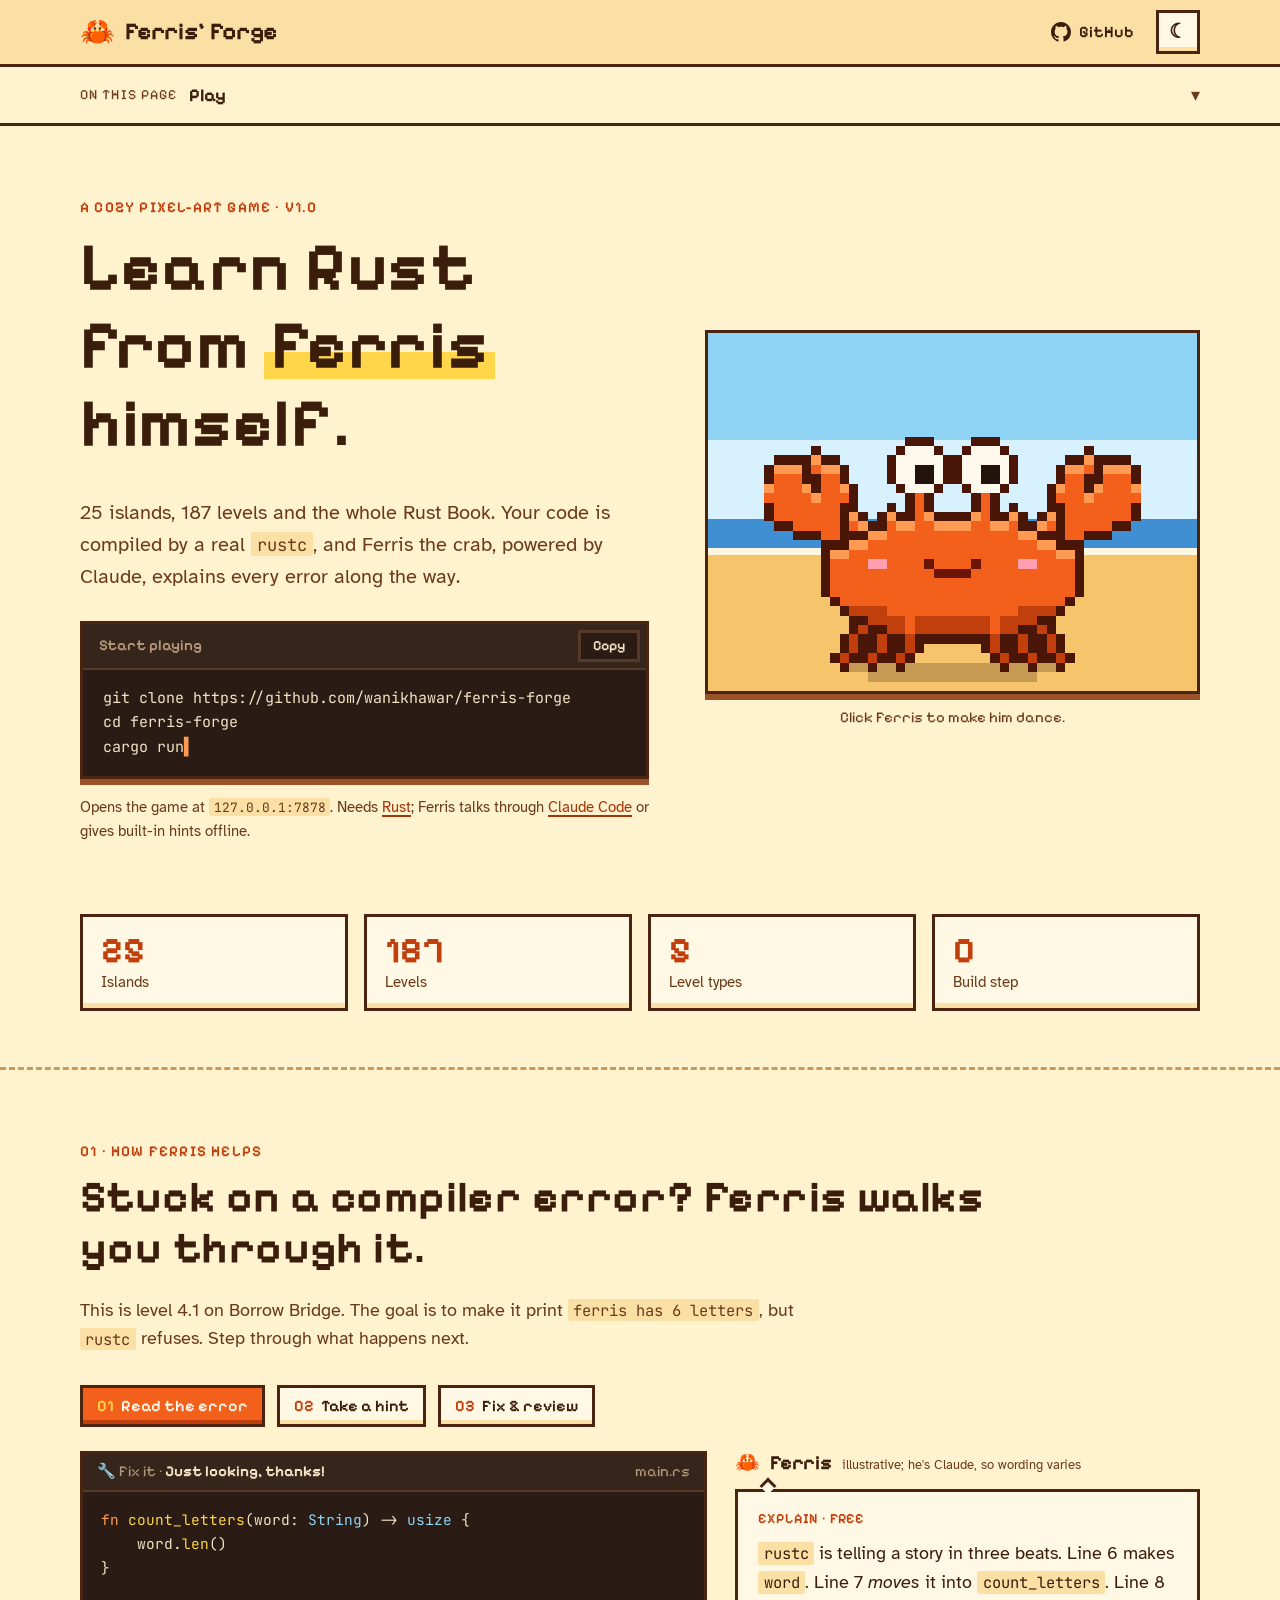
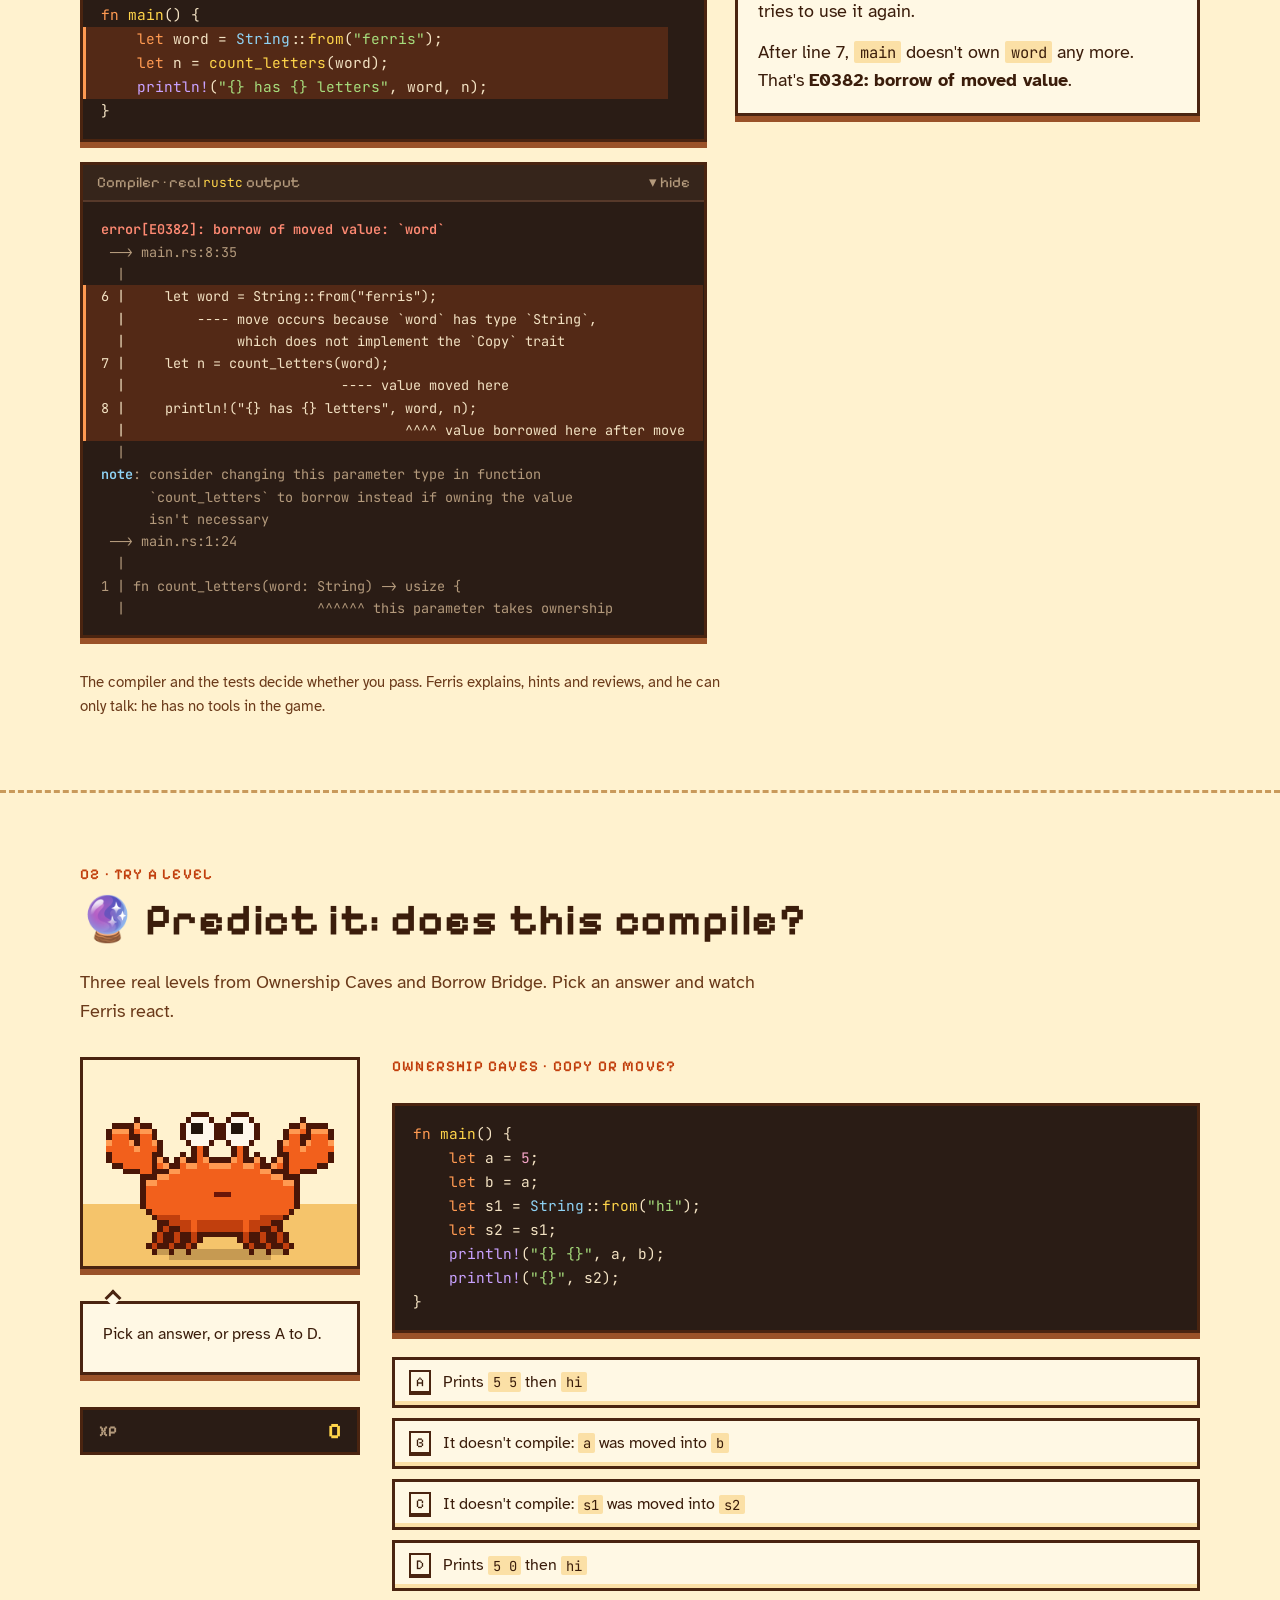
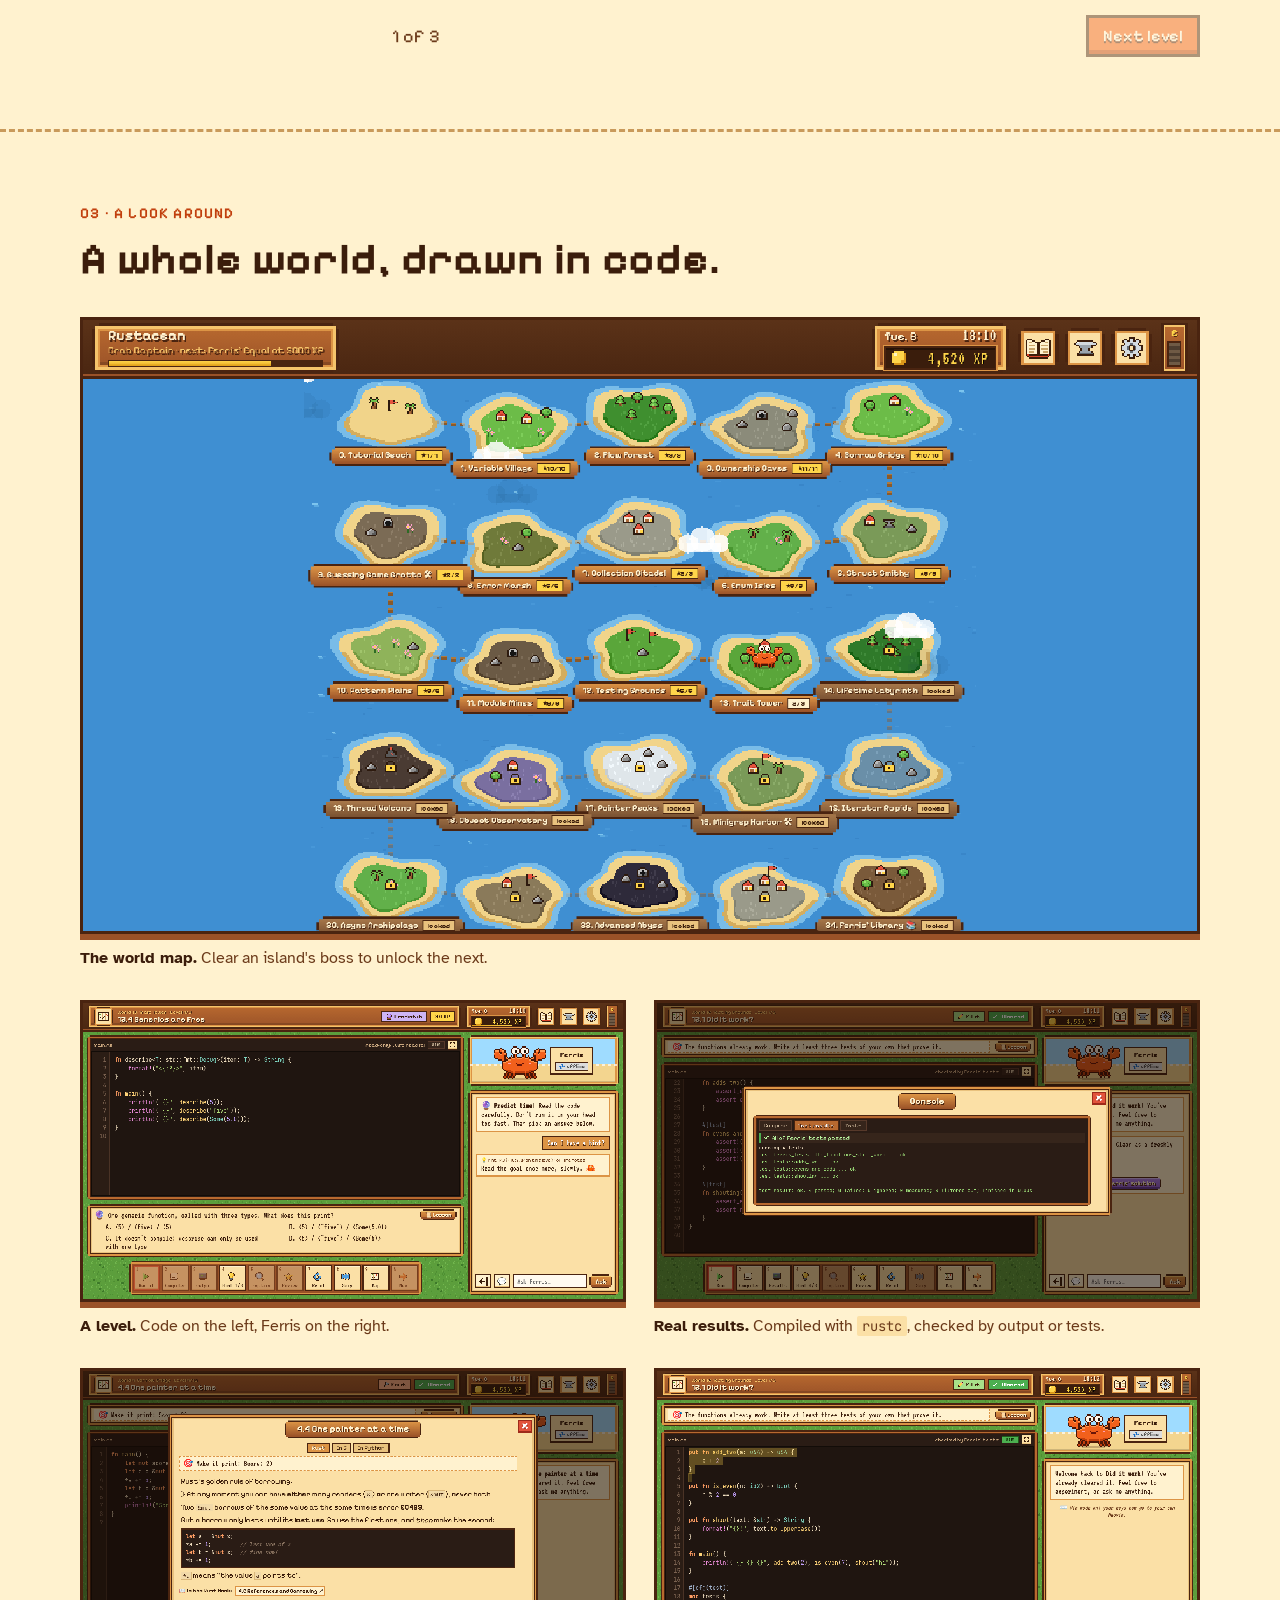
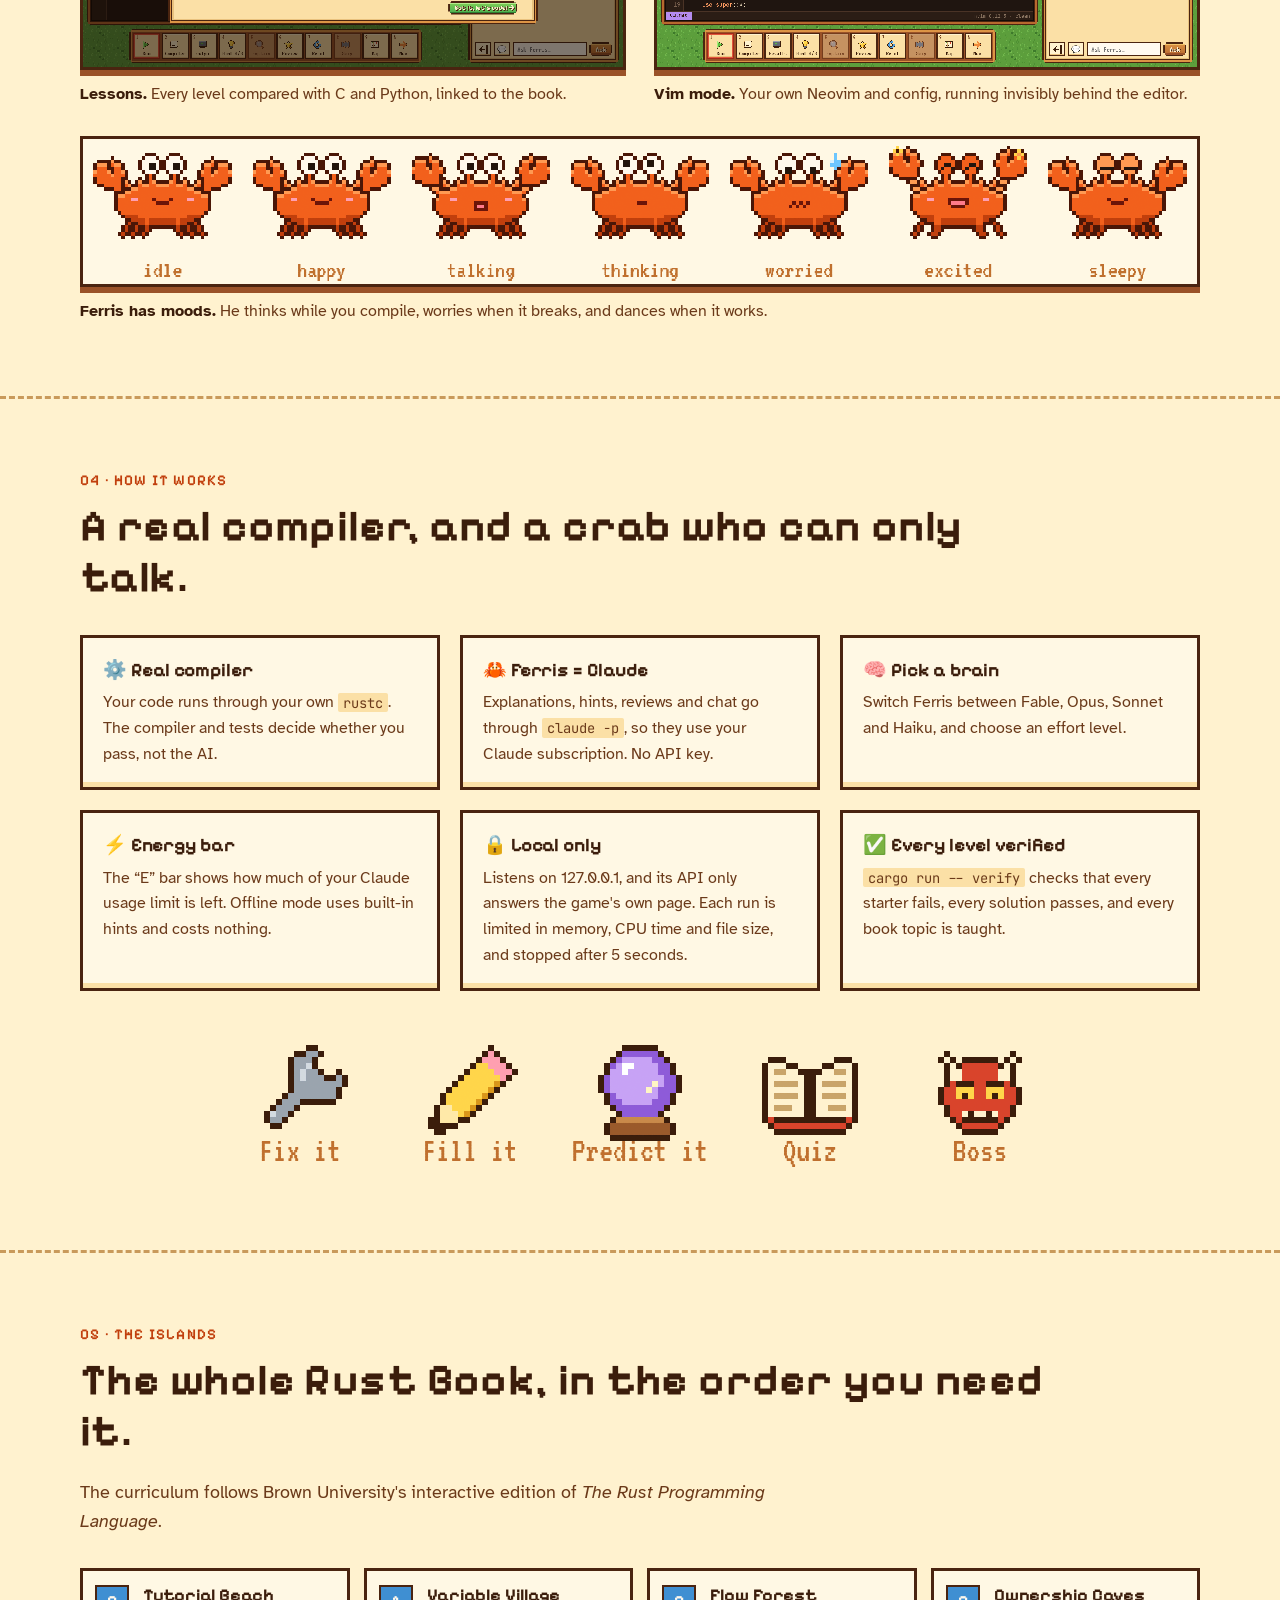
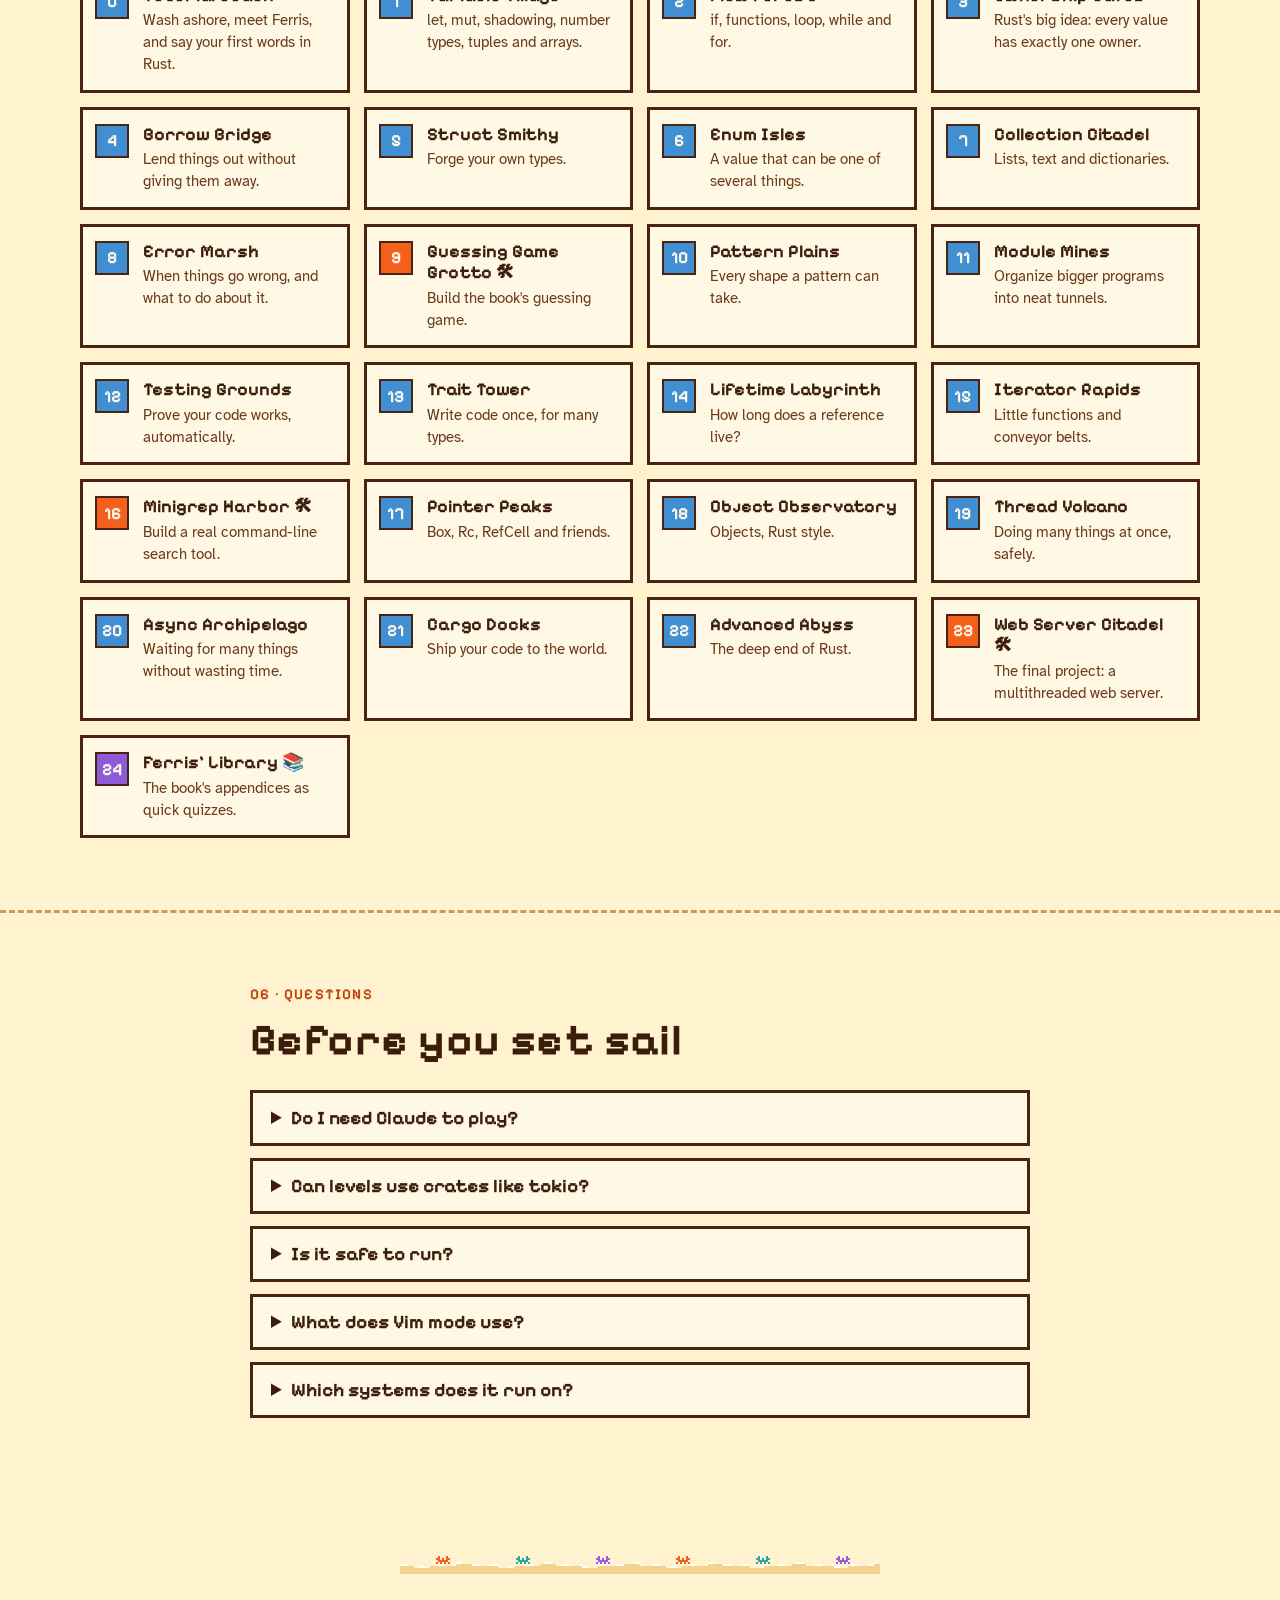
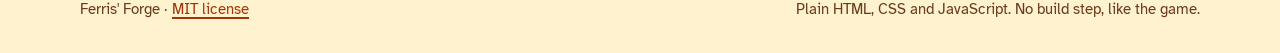
<file: site/index.html>
<!doctype html>
<html lang="en" data-theme="light">
  <head>
    <meta charset="utf-8" />
    <meta name="viewport" content="width=device-width, initial-scale=1" />
    <title>Ferris' Forge — Learn Rust on 25 Pixel Islands</title>
    <meta
      name="description"
      content="A cozy pixel-art game that teaches Rust from the ground up: 25 islands, 187 levels, the whole Rust Book, a real compiler, and Ferris the crab as your teacher, powered by Claude."
    />
    <meta name="theme-color" content="#fff2cf" />
    <meta property="og:type" content="website" />
    <meta property="og:title" content="Ferris' Forge" />
    <meta
      property="og:description"
      content="A cozy pixel-art game that teaches Rust from the ground up."
    />
    <link rel="canonical" href="https://wanikhawar.github.io/ferris-forge/" />
    <meta property="og:url" content="https://wanikhawar.github.io/ferris-forge/" />
    <meta
      property="og:image"
      content="https://wanikhawar.github.io/ferris-forge/assets/figures/banner.png"
    />
    <meta name="twitter:card" content="summary_large_image" />
    <link rel="icon" href="assets/favicon.svg" type="image/svg+xml" />
    <script src="./assets/theme.js"></script>
    <link rel="preconnect" href="https://fonts.googleapis.com" />
    <link rel="preconnect" href="https://fonts.gstatic.com" crossorigin />
    <link
      rel="stylesheet"
      href="https://fonts.googleapis.com/css2?family=Pixelify+Sans:wght@400;600;700&family=Atkinson+Hyperlegible:ital,wght@0,400;0,700;1,400&family=JetBrains+Mono:wght@400;600&display=swap"
    />
    <link rel="stylesheet" href="assets/styles.css" />
    <script src="assets/main.js" defer></script>
    <script type="module" src="assets/home.js"></script>
    <script type="module" src="assets/predict-demo.js"></script>
    <script type="application/json" id="website-messages">
      {}
    </script>
  </head>
  <body>
    <a class="skip-link" href="#main">Skip to content</a>
    <header class="site-header">
      <div class="container header-inner">
        <a class="brand" href="#play" aria-label="Ferris' Forge, home">
          <span class="brand-mark" aria-hidden="true">🦀</span>
          <span>Ferris' Forge</span>
        </a>
        <nav class="header-links" aria-label="Project">
          <a href="https://github.com/wanikhawar/ferris-forge">
            <svg viewBox="0 0 16 16" aria-hidden="true">
              <path
                d="M8 0C3.58 0 0 3.58 0 8c0 3.54 2.29 6.53 5.47 7.59.4.07.55-.17.55-.38 0-.19-.01-.82-.01-1.49-2.01.37-2.53-.49-2.69-.94-.09-.23-.48-.94-.82-1.13-.28-.15-.68-.52-.01-.53.63-.01 1.08.58 1.23.82.72 1.21 1.87.87 2.33.66.07-.52.28-.87.51-1.07-1.78-.2-3.64-.89-3.64-3.95 0-.87.31-1.59.82-2.15-.08-.2-.36-1.02.08-2.12 0 0 .67-.21 2.2.82.64-.18 1.32-.27 2-.27.68 0 1.36.09 2 .27 1.53-1.04 2.2-.82 2.2-.82.44 1.1.16 1.92.08 2.12.51.56.82 1.27.82 2.15 0 3.07-1.87 3.75-3.65 3.95.29.25.54.73.54 1.48 0 1.07-.01 1.93-.01 2.2 0 .21.15.46.55.38A8.013 8.013 0 0016 8c0-4.42-3.58-8-8-8z"
              />
            </svg>
            <span>GitHub</span>
            <span class="star-count" data-github-stars hidden></span>
          </a>
          <button
            type="button"
            class="theme-switch"
            data-theme-switch
            aria-label="Night mode"
            aria-pressed="false"
            hidden
          >
            <span class="theme-icon theme-icon-sun" aria-hidden="true">☀</span>
            <span class="theme-icon theme-icon-moon" aria-hidden="true">☾</span>
          </button>
        </nav>
      </div>
    </header>

    <details class="home-nav" data-home-nav>
      <summary>
        <span class="home-nav-heading">On this page</span>
        <span class="home-nav-current" data-home-nav-current>Play</span>
      </summary>
      <nav aria-label="On this page">
        <ol>
          <li><a href="#play">Play</a></li>
          <li><a href="#how-ferris-helps">How Ferris helps</a></li>
          <li><a href="#try-it">Try a level</a></li>
          <li><a href="#look-around">A look around</a></li>
          <li><a href="#how-it-works">How it works</a></li>
          <li><a href="#islands">The islands</a></li>
          <li><a href="#questions">Questions</a></li>
        </ol>
      </nav>
    </details>

    <main id="main">
      <section class="container hero" id="play">
        <div class="hero-copy">
          <p class="eyebrow">A cozy pixel-art game · v1.0</p>
          <h1>Learn Rust from <mark>Ferris</mark> himself.</h1>
          <p class="lede">
            25 islands, 187 levels and the whole Rust Book. Your code is
            compiled by a real <code>rustc</code>, and Ferris the crab, powered
            by Claude, explains every error along the way.
          </p>
          <div class="terminal" aria-labelledby="install-label">
            <div class="terminal-bar">
              <span id="install-label">Start playing</span>
              <button type="button" class="copy-button" data-copy="install">
                Copy
              </button>
            </div>
            <pre
              class="terminal-prompt"
            ><code id="install">git clone https://github.com/wanikhawar/ferris-forge
cd ferris-forge
cargo run</code></pre>
          </div>
          <p class="hint-line">
            Opens the game at <code>127.0.0.1:7878</code>. Needs
            <a href="https://rustup.rs">Rust</a>; Ferris talks through
            <a href="https://claude.com/claude-code">Claude Code</a> or gives
            built-in hints offline.
          </p>
          <p class="visually-hidden" id="copy-status" role="status"></p>
        </div>
        <figure class="hero-art">
          <button
            type="button"
            class="hero-ferris"
            aria-pressed="false"
            aria-describedby="hero-ferris-label"
          >
            <canvas
              data-hero-ferris
              width="416"
              height="304"
              role="img"
              aria-label="Ferris the crab, drawn with the game's own sprite code"
            ></canvas>
          </button>
          <figcaption id="hero-ferris-label" data-hero-ferris-label>
            Click Ferris to make him dance.
          </figcaption>
        </figure>
        <dl class="hero-stats">
          <div><dt>Islands</dt><dd>25</dd></div>
          <div><dt>Levels</dt><dd>187</dd></div>
          <div><dt>Level types</dt><dd>5</dd></div>
          <div><dt>Build step</dt><dd>0</dd></div>
        </dl>
      </section>

      <section class="section" id="how-ferris-helps">
        <div class="container">
          <p class="section-kicker">01 · How Ferris helps</p>
          <h2>Stuck on a compiler error? Ferris walks you through it.</h2>
          <p class="section-lede">
            This is level 4.1 on Borrow Bridge. The goal is to make it print
            <code>ferris has 6 letters</code>, but <code>rustc</code> refuses.
            Step through what happens next.
          </p>

          <figure class="step-comparison" data-step-comparison>
            <div
              class="step-selector"
              role="group"
              aria-label="Follow Ferris through the level"
            >
              <button
                type="button"
                data-select-step="1"
                aria-pressed="true"
                aria-controls="level-code compiler-output ferris-notes"
              >
                <span>01</span> Read the error
              </button>
              <button
                type="button"
                data-select-step="2"
                aria-pressed="false"
                aria-controls="level-code compiler-output ferris-notes"
              >
                <span>02</span> Take a hint
              </button>
              <button
                type="button"
                data-select-step="3"
                aria-pressed="false"
                aria-controls="level-code compiler-output ferris-notes"
              >
                <span>03</span> Fix &amp; review
              </button>
            </div>

            <div class="step-grid">
              <div class="step-code">
                <div class="code-block">
                  <div class="code-header">
                    <span>🔧 Fix it · <strong>Just looking, thanks!</strong></span>
                    <span>main.rs</span>
                  </div>
                  <pre><code id="level-code"><span class="code-step" data-step="2 3"><span class="tok-kw">fn</span> <span class="tok-fn">count_letters</span>(word: <span class="tok-ty">String</span>) -&gt; <span class="tok-ty">usize</span> {</span>
    word.<span class="tok-fn">len</span>()
}

<span class="tok-kw">fn</span> <span class="tok-fn">main</span>() {
<span class="code-step" data-step="1">    <span class="tok-kw">let</span> word = <span class="tok-ty">String</span>::<span class="tok-fn">from</span>(<span class="tok-str">"ferris"</span>);</span>
<span class="code-step" data-step="1 2 3">    <span class="tok-kw">let</span> n = <span class="tok-fn">count_letters</span>(word);</span>
<span class="code-step" data-step="1">    <span class="tok-mac">println!</span>(<span class="tok-str">"{} has {} letters"</span>, word, n);</span>
}</code></pre>
                </div>
                <details class="code-block compiler-output" data-compiler-output open>
                  <summary class="code-header">
                    <span>Compiler · real <code>rustc</code> output</span>
                    <span class="disclosure" aria-hidden="true"></span>
                  </summary>
                  <pre><code id="compiler-output"><span class="out-error">error[E0382]: borrow of moved value: `word`</span>
 --&gt; main.rs:8:35
  |
<span class="code-step" data-step="1">6 |     let word = String::from("ferris");
  |         ---- move occurs because `word` has type `String`,
  |              which does not implement the `Copy` trait
7 |     let n = count_letters(word);
  |                           ---- value moved here
8 |     println!("{} has {} letters", word, n);
  |                                   ^^^^ value borrowed here after move</span>
  |
<span class="code-step" data-step="2"><span class="out-note">note</span>: consider changing this parameter type in function
      `count_letters` to borrow instead if owning the value
      isn't necessary
 --&gt; main.rs:1:24
  |
1 | fn count_letters(word: String) -&gt; usize {
  |                        ^^^^^^ this parameter takes ownership</span></code></pre>
                </details>
              </div>

              <aside
                class="ferris-notes"
                id="ferris-notes"
                aria-label="Illustrative replies from Ferris"
              >
                <p class="notes-label">
                  <span aria-hidden="true">🦀</span> Ferris
                  <span class="notes-disclaimer">illustrative; he's Claude, so wording varies</span>
                </p>
                <div class="speech" data-step-note="1">
                  <p class="speech-action">Explain · free</p>
                  <p>
                    <code>rustc</code> is telling a story in three beats. Line
                    6 makes <code>word</code>. Line 7 <em>moves</em> it into
                    <code>count_letters</code>. Line 8 tries to use it again.
                  </p>
                  <p>
                    After line 7, <code>main</code> doesn't own
                    <code>word</code> any more. That's
                    <strong>E0382: borrow of moved value</strong>.
                  </p>
                </div>
                <div class="speech" data-step-note="2" hidden>
                  <p class="speech-action">Hint 1 of 3 · −10% XP</p>
                  <p>
                    The function takes ownership of the word, so
                    <code>main</code> can't print it afterwards. Could the
                    function just <strong>borrow</strong> it?
                  </p>
                  <p class="speech-aside">
                    The compiler's own note points at the same spot: the
                    parameter type.
                  </p>
                </div>
                <div class="speech" data-step-note="3" hidden>
                  <p class="speech-action">Run · Review</p>
                  <pre class="diff"><code><span class="diff-del">- fn count_letters(word: String) -&gt; usize {</span>
<span class="diff-add">+ fn count_letters(word: &amp;String) -&gt; usize {</span>
<span class="diff-del">-     let n = count_letters(word);</span>
<span class="diff-add">+     let n = count_letters(&amp;word);</span></code></pre>
                  <p class="console-pass">✔ ferris has 6 letters · +40 XP</p>
                  <p>
                    It passes! One idiomatic tweak: take <code>&amp;str</code>
                    instead of <code>&amp;String</code>, so string literals
                    work too. Code that's already idiomatic earns
                    <strong>+15 bonus XP</strong>.
                  </p>
                </div>
              </aside>
            </div>
            <figcaption>
              The compiler and the tests decide whether you pass. Ferris
              explains, hints and reviews, and he can only talk: he has no
              tools in the game.
            </figcaption>
          </figure>
        </div>
      </section>

      <section class="section" id="try-it">
        <div class="container">
          <p class="section-kicker">02 · Try a level</p>
          <h2>🔮 Predict it: does this compile?</h2>
          <p class="section-lede">
            Three real levels from Ownership Caves and Borrow Bridge. Pick an
            answer and watch Ferris react.
          </p>

          <div class="predict-demo" data-predict-demo>
            <div class="predict-stage" hidden>
              <canvas
                data-predict-ferris
                role="img"
                aria-label="Ferris reacting to your answer"
              ></canvas>
              <p class="speech predict-status" data-predict-status role="status"></p>
              <p class="predict-xp">
                <span>XP</span>
                <output data-predict-xp>0</output>
              </p>
            </div>

            <div class="predict-questions">
              <article class="predict-question" data-predict-question data-answer="0">
                <p class="level-tag">Ownership Caves · Copy or move?</p>
                <div class="code-block">
                  <pre><code><span class="tok-kw">fn</span> <span class="tok-fn">main</span>() {
    <span class="tok-kw">let</span> a = <span class="tok-num">5</span>;
    <span class="tok-kw">let</span> b = a;
    <span class="tok-kw">let</span> s1 = <span class="tok-ty">String</span>::<span class="tok-fn">from</span>(<span class="tok-str">"hi"</span>);
    <span class="tok-kw">let</span> s2 = s1;
    <span class="tok-mac">println!</span>(<span class="tok-str">"{} {}"</span>, a, b);
    <span class="tok-mac">println!</span>(<span class="tok-str">"{}"</span>, s2);
}</code></pre>
                </div>
                <ol class="predict-choices">
                  <li><button type="button" data-choice="0"><kbd>A</kbd> <span>Prints <code>5 5</code> then <code>hi</code></span></button></li>
                  <li><button type="button" data-choice="1"><kbd>B</kbd> <span>It doesn't compile: <code>a</code> was moved into <code>b</code></span></button></li>
                  <li><button type="button" data-choice="2"><kbd>C</kbd> <span>It doesn't compile: <code>s1</code> was moved into <code>s2</code></span></button></li>
                  <li><button type="button" data-choice="3"><kbd>D</kbd> <span>Prints <code>5 0</code> then <code>hi</code></span></button></li>
                </ol>
                <details class="predict-answer" data-predict-answer>
                  <summary>Answer: A</summary>
                  <p>
                    <code>i32</code> is <code>Copy</code>, so <code>a</code> and
                    <code>b</code> both hold 5. <code>s1</code> <em>was</em>
                    moved into <code>s2</code>, but <code>s1</code> is never
                    used again, so there's no error. Moving isn't a problem by
                    itself; only using the old name afterwards is.
                  </p>
                </details>
              </article>

              <article class="predict-question" data-predict-question data-answer="2">
                <p class="level-tag">Ownership Caves · Scope</p>
                <div class="code-block">
                  <pre><code><span class="tok-kw">fn</span> <span class="tok-fn">main</span>() {
    <span class="tok-kw">let</span> outer = <span class="tok-ty">String</span>::<span class="tok-fn">from</span>(<span class="tok-str">"outer"</span>);
    {
        <span class="tok-kw">let</span> inner = <span class="tok-ty">String</span>::<span class="tok-fn">from</span>(<span class="tok-str">"inner"</span>);
        <span class="tok-mac">println!</span>(<span class="tok-str">"{} {}"</span>, outer, inner);
    }
    <span class="tok-mac">println!</span>(<span class="tok-str">"{} {}"</span>, outer, inner);
}</code></pre>
                </div>
                <ol class="predict-choices">
                  <li><button type="button" data-choice="0"><kbd>A</kbd> <span>Prints <code>outer inner</code> twice</span></button></li>
                  <li><button type="button" data-choice="1"><kbd>B</kbd> <span>Prints <code>outer inner</code> then <code>outer</code></span></button></li>
                  <li><button type="button" data-choice="2"><kbd>C</kbd> <span>It doesn't compile: <code>inner</code> doesn't exist on the last line</span></button></li>
                  <li><button type="button" data-choice="3"><kbd>D</kbd> <span>It panics at runtime: <code>inner</code> was already freed</span></button></li>
                </ol>
                <details class="predict-answer" data-predict-answer>
                  <summary>Answer: C</summary>
                  <p>
                    <code>inner</code> only exists inside the inner
                    <code>{ }</code>. At the <code>}</code> it is dropped and
                    its name is gone, so the last line is error E0425. Rust
                    catches this at compile time, so it can never become a
                    use-after-free at runtime.
                  </p>
                </details>
              </article>

              <article class="predict-question" data-predict-question data-answer="1">
                <p class="level-tag">Borrow Bridge · The three keys: Read, Write, Own</p>
                <div class="code-block">
                  <pre><code><span class="tok-kw">fn</span> <span class="tok-fn">main</span>() {
    <span class="tok-kw">let mut</span> v = <span class="tok-mac">vec!</span>[<span class="tok-num">1</span>, <span class="tok-num">2</span>, <span class="tok-num">3</span>];
    <span class="tok-kw">let</span> first = &amp;v[<span class="tok-num">0</span>];
    v.<span class="tok-fn">push</span>(<span class="tok-num">4</span>);
    <span class="tok-mac">println!</span>(<span class="tok-str">"{}"</span>, first);
}</code></pre>
                </div>
                <ol class="predict-choices">
                  <li><button type="button" data-choice="0"><kbd>A</kbd> <span>Prints <code>1</code></span></button></li>
                  <li><button type="button" data-choice="1"><kbd>B</kbd> <span>It doesn't compile: <code>v</code> can't change while <code>first</code> borrows it</span></button></li>
                  <li><button type="button" data-choice="2"><kbd>C</kbd> <span>It crashes: <code>first</code> points to freed memory</span></button></li>
                  <li><button type="button" data-choice="3"><kbd>D</kbd> <span>Prints <code>4</code></span></button></li>
                </ol>
                <details class="predict-answer" data-predict-answer>
                  <summary>Answer: B</summary>
                  <p>
                    <code>first</code> borrows from <code>v</code>, so
                    <code>v</code> loses its Write permission until
                    <code>first</code>'s last use on line 5.
                    <code>v.push(4)</code> needs Write, so it's error E0502.
                    Pushing could reallocate the vector and leave
                    <code>first</code> dangling, which is exactly the bug Rust
                    prevents.
                  </p>
                </details>
              </article>

              <div class="predict-controls" hidden>
                <span data-predict-progress></span>
                <button type="button" class="button" data-predict-next disabled>
                  Next level
                </button>
              </div>
            </div>
          </div>
        </div>
      </section>

      <section class="section" id="look-around">
        <div class="container">
          <p class="section-kicker">03 · A look around</p>
          <h2>A whole world, drawn in code.</h2>
          <div class="gallery">
            <figure class="shot shot-wide">
              <img src="assets/figures/map.png" width="1432" height="786" loading="lazy" alt="The world map: 25 islands, one for each part of the Rust Book" />
              <figcaption><strong>The world map.</strong> Clear an island's boss to unlock the next.</figcaption>
            </figure>
            <figure class="shot">
              <img src="assets/figures/level.png" width="1432" height="786" loading="lazy" alt="A level: code on the left, Ferris and his hints on the right" />
              <figcaption><strong>A level.</strong> Code on the left, Ferris on the right.</figcaption>
            </figure>
            <figure class="shot">
              <img src="assets/figures/console.png" width="1432" height="786" loading="lazy" alt="The console showing that all of Ferris' tests passed" />
              <figcaption><strong>Real results.</strong> Compiled with <code>rustc</code>, checked by output or tests.</figcaption>
            </figure>
            <figure class="shot">
              <img src="assets/figures/lesson.png" width="1432" height="786" loading="lazy" alt="A lesson popup with Rust, In C and In Python tabs" />
              <figcaption><strong>Lessons.</strong> Every level compared with C and Python, linked to the book.</figcaption>
            </figure>
            <figure class="shot">
              <img src="assets/figures/vim.png" width="1432" height="786" loading="lazy" alt="The editor in Vim mode, with lines selected in visual-line mode" />
              <figcaption><strong>Vim mode.</strong> Your own Neovim and config, running invisibly behind the editor.</figcaption>
            </figure>
            <figure class="shot shot-wide">
              <img src="assets/figures/moods.png" width="1288" height="168" loading="lazy" alt="Ferris in seven moods: idle, happy, talking, thinking, worried, excited and sleepy" />
              <figcaption><strong>Ferris has moods.</strong> He thinks while you compile, worries when it breaks, and dances when it works.</figcaption>
            </figure>
          </div>
        </div>
      </section>

      <section class="section" id="how-it-works">
        <div class="container">
          <p class="section-kicker">04 · How it works</p>
          <h2>A real compiler, and a crab who can only talk.</h2>
          <dl class="feature-list">
            <div>
              <dt>⚙️ Real compiler</dt>
              <dd>Your code runs through your own <code>rustc</code>. The compiler and tests decide whether you pass, not the AI.</dd>
            </div>
            <div>
              <dt>🦀 Ferris = Claude</dt>
              <dd>Explanations, hints, reviews and chat go through <code>claude -p</code>, so they use your Claude subscription. No API key.</dd>
            </div>
            <div>
              <dt>🧠 Pick a brain</dt>
              <dd>Switch Ferris between Fable, Opus, Sonnet and Haiku, and choose an effort level.</dd>
            </div>
            <div>
              <dt>⚡ Energy bar</dt>
              <dd>The “E” bar shows how much of your Claude usage limit is left. Offline mode uses built-in hints and costs nothing.</dd>
            </div>
            <div>
              <dt>🔒 Local only</dt>
              <dd>Listens on 127.0.0.1, and its API only answers the game's own page. Each run is limited in memory, CPU time and file size, and stopped after 5 seconds.</dd>
            </div>
            <div>
              <dt>✅ Every level verified</dt>
              <dd><code>cargo run -- verify</code> checks that every starter fails, every solution passes, and every book topic is taught.</dd>
            </div>
          </dl>
          <figure class="kinds">
            <img src="assets/figures/kinds.png" width="850" height="130" loading="lazy" alt="The five level types: Fix it, Fill it, Predict it, Quiz and Boss" />
          </figure>
        </div>
      </section>

      <section class="section" id="islands">
        <div class="container">
          <p class="section-kicker">05 · The islands</p>
          <h2>The whole Rust Book, in the order you need it.</h2>
          <p class="section-lede">
            The curriculum follows Brown University's interactive edition of
            <cite>The Rust Programming Language</cite>.
          </p>
          <ol class="island-list" start="0">
            <li><strong>Tutorial Beach</strong><span>Wash ashore, meet Ferris, and say your first words in Rust.</span></li>
            <li><strong>Variable Village</strong><span>let, mut, shadowing, number types, tuples and arrays.</span></li>
            <li><strong>Flow Forest</strong><span>if, functions, loop, while and for.</span></li>
            <li><strong>Ownership Caves</strong><span>Rust's big idea: every value has exactly one owner.</span></li>
            <li><strong>Borrow Bridge</strong><span>Lend things out without giving them away.</span></li>
            <li><strong>Struct Smithy</strong><span>Forge your own types.</span></li>
            <li><strong>Enum Isles</strong><span>A value that can be one of several things.</span></li>
            <li><strong>Collection Citadel</strong><span>Lists, text and dictionaries.</span></li>
            <li><strong>Error Marsh</strong><span>When things go wrong, and what to do about it.</span></li>
            <li class="is-project"><strong>Guessing Game Grotto</strong><span>Build the book's guessing game.</span></li>
            <li><strong>Pattern Plains</strong><span>Every shape a pattern can take.</span></li>
            <li><strong>Module Mines</strong><span>Organize bigger programs into neat tunnels.</span></li>
            <li><strong>Testing Grounds</strong><span>Prove your code works, automatically.</span></li>
            <li><strong>Trait Tower</strong><span>Write code once, for many types.</span></li>
            <li><strong>Lifetime Labyrinth</strong><span>How long does a reference live?</span></li>
            <li><strong>Iterator Rapids</strong><span>Little functions and conveyor belts.</span></li>
            <li class="is-project"><strong>Minigrep Harbor</strong><span>Build a real command-line search tool.</span></li>
            <li><strong>Pointer Peaks</strong><span>Box, Rc, RefCell and friends.</span></li>
            <li><strong>Object Observatory</strong><span>Objects, Rust style.</span></li>
            <li><strong>Thread Volcano</strong><span>Doing many things at once, safely.</span></li>
            <li><strong>Async Archipelago</strong><span>Waiting for many things without wasting time.</span></li>
            <li><strong>Cargo Docks</strong><span>Ship your code to the world.</span></li>
            <li><strong>Advanced Abyss</strong><span>The deep end of Rust.</span></li>
            <li class="is-project"><strong>Web Server Citadel</strong><span>The final project: a multithreaded web server.</span></li>
            <li class="is-bonus"><strong>Ferris' Library</strong><span>The book's appendices as quick quizzes.</span></li>
          </ol>
        </div>
      </section>

      <section class="section" id="questions">
        <div class="container narrow">
          <p class="section-kicker">06 · Questions</p>
          <h2>Before you set sail</h2>
          <div class="faq">
            <details>
              <summary>Do I need Claude to play?</summary>
              <p>No. Without Claude Code, switch Ferris to offline mode in Settings and he gives built-in hints. Every level is still compiled and checked the same way.</p>
            </details>
            <details>
              <summary>Can levels use crates like tokio?</summary>
              <p>Levels are compiled with plain <code>rustc</code>, so no. Async Archipelago comes with <code>runtime.rs</code>, a tiny async runtime built from the standard library that stands in for tokio.</p>
            </details>
            <details>
              <summary>Is it safe to run?</summary>
              <p>It runs the code you write as you, like <code>cargo run</code> would. The game only listens on 127.0.0.1, its API needs a per-install key, and on Linux each program runs in its own process namespace.</p>
            </details>
            <details>
              <summary>What does Vim mode use?</summary>
              <p>Your own Neovim, through <code>nvim --embed</code>, with your config by default. It never writes files; the game saves your code itself.</p>
            </details>
            <details>
              <summary>Which systems does it run on?</summary>
              <p>It's developed and tested on Linux.</p>
            </details>
          </div>
        </div>
      </section>
    </main>

    <footer class="site-footer">
      <img src="assets/figures/divider.png" width="480" height="36" alt="" loading="lazy" />
      <div class="container footer-inner">
        <p>Ferris' Forge · <a href="https://github.com/wanikhawar/ferris-forge/blob/master/LICENSE">MIT license</a></p>
        <p>Plain HTML, CSS and JavaScript. No build step, like the game.</p>
      </div>
    </footer>
    <noscript>
      <p class="noscript">The answers to the levels are under each question. Turn on JavaScript to play with Ferris.</p>
    </noscript>
  </body>
</html>
</file>
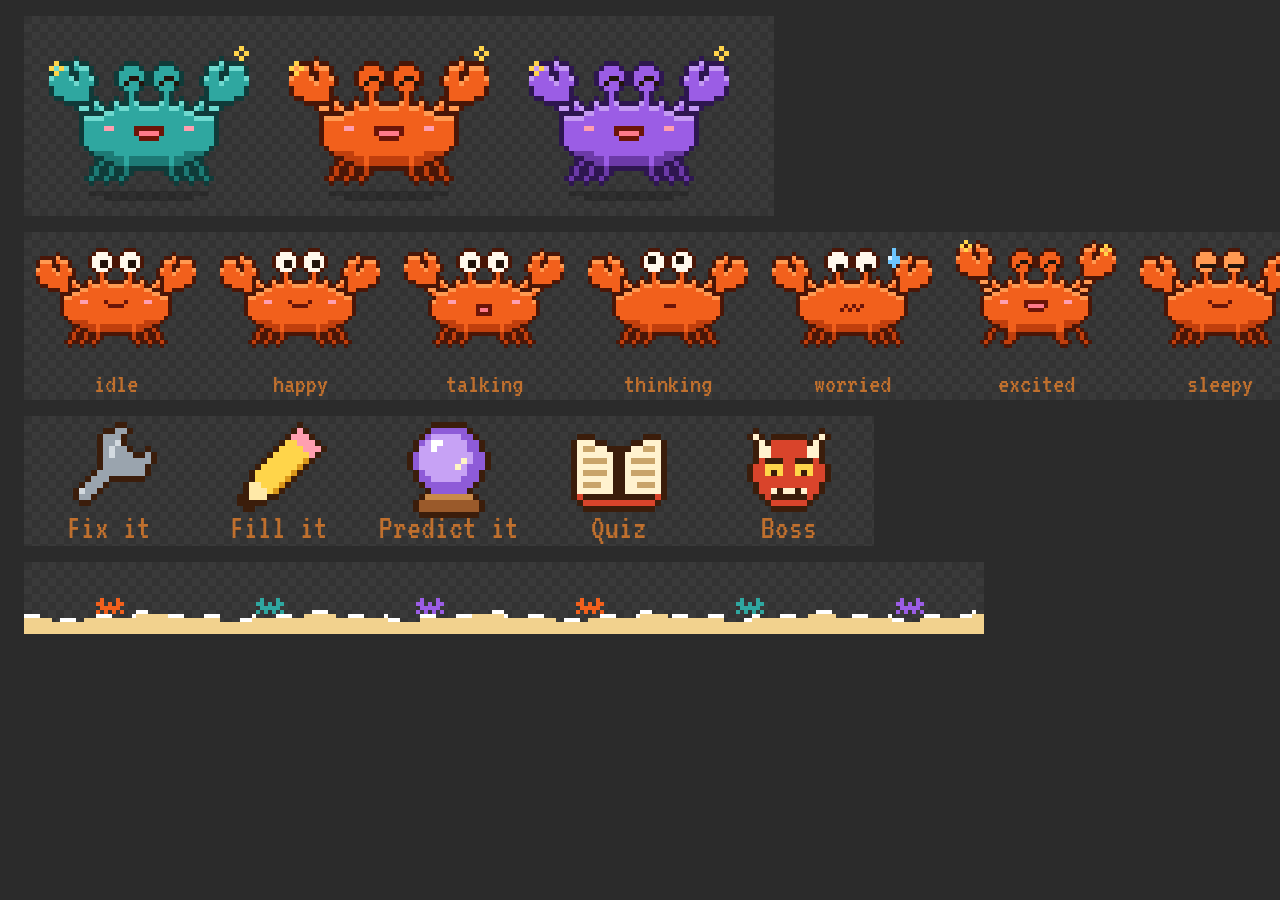
<file: docs/art/make-art.html>
<!doctype html>
<!--
  Artwork for the README, drawn with the game's own sprite code.
  Serve the repository root (e.g. `python3 -m http.server`) and open /docs/art/make-art.html;
  each picture is a canvas, and window.art() returns them as PNG data URLs.
-->
<html lang="en">
<head>
  <meta charset="utf-8">
  <title>Ferris' Forge artwork</title>
  <link href="https://fonts.googleapis.com/css2?family=Pixelify+Sans:wght@700&family=VT323&display=swap" rel="stylesheet">
  <style>
    body { background: #2b2b2b; color: #eee; font-family: sans-serif; }
    canvas { display: block; margin: 16px; image-rendering: pixelated; background: repeating-conic-gradient(#3a3a3a 0 25%, #333 0 50%) 0 0 / 16px 16px; }
  </style>
</head>
<body>
  <canvas id="crew"></canvas>
  <canvas id="moods"></canvas>
  <canvas id="kinds"></canvas>
  <canvas id="divider"></canvas>
  <script type="module">
    import { ferrisGrid, drawGrid, crabPalette, danceStep } from "../../web/js/sprites.js";
    import { pixelIcon } from "../../web/js/icons.js";

    const S = 5; // pixels per sprite cell
    const teal = crabPalette("#2fa7a0", "#6fd9cf", "#1d7a75", "#0f3b39");
    const purple = crabPalette("#9b5de5", "#c49af2", "#6c3aa8", "#2e1650");

    function shadow(ctx, x, y, w) {
      ctx.fillStyle = "rgba(0, 0, 0, .18)";
      ctx.fillRect(x + 8 * S, y + 29 * S, (w - 16) * S, S);
      ctx.fillRect(x + 11 * S, y + 30 * S, (w - 22) * S, S);
    }

    function crab(ctx, x, y, frame, palette, scale = S) {
      const step = danceStep(frame);
      let g = ferrisGrid({ mood: step.mood, frame, mouthOpen: frame % 2 === 0 });
      if (step.flip) g = g.map(r => r.slice().reverse());
      drawGrid(ctx, g, x / scale + step.dx * 0.5, y / scale + step.hop, scale, palette);
    }

    // Ferris and his two friends, mid-dance.
    {
      const c = document.getElementById("crew");
      c.width = 150 * S; c.height = 40 * S;
      const ctx = c.getContext("2d");
      // Frames where everyone has both feet on the sand (no hop), claws up.
      for (const [i, pal, frame] of [[0, teal, 16], [1, undefined, 20], [2, purple, 16]]) {
        const x = (5 + i * 48) * S, y = 6 * S;
        shadow(ctx, x, y, 40);
        crab(ctx, x, y, frame, pal);
      }
    }

    // The five kinds of level, as their pixel icons.
    async function kinds() {
      const list = [["fix", "Fix it"], ["fill", "Fill it"], ["predict", "Predict it"], ["quiz", "Quiz"], ["boss", "Boss"]];
      const c = document.getElementById("kinds");
      const cell = 170;
      c.width = list.length * cell; c.height = 130;
      const ctx = c.getContext("2d");
      ctx.imageSmoothingEnabled = false;
      for (const [i, [kind, label]] of list.entries()) {
        const svg = pixelIcon(kind, 6).replace("<svg ", '<svg xmlns="http://www.w3.org/2000/svg" ');
        const img = new Image();
        img.src = "data:image/svg+xml;charset=utf-8," + encodeURIComponent(svg);
        await img.decode();
        ctx.drawImage(img, i * cell + (cell - img.width) / 2, 6);
        ctx.fillStyle = "#c0702e";
        ctx.font = "34px VT323";
        ctx.textAlign = "center";
        ctx.fillText(label, i * cell + cell / 2, 122);
      }
    }

    // A thin divider: a row of little crabs walking along a strip of sand.
    {
      const c = document.getElementById("divider");
      const W = 240, H = 18, P = 4;
      c.width = W * P; c.height = H * P;
      const ctx = c.getContext("2d");
      for (let x = 0; x < W; x++) {
        const y = 14 + Math.round(Math.sin(x * 0.15) * 0.6);
        ctx.fillStyle = "#f2d28e"; ctx.fillRect(x * P, y * P, P, (H - y) * P);
        ctx.fillStyle = "#ffffff"; if (x % 9 < 4) ctx.fillRect(x * P, (y - 1) * P, P, P);
      }
      const tiny = [".r...r.", "rr.r.rr", ".rrrrr.", "r.r.r.r"];
      for (let i = 0; i < 6; i++) {
        const x0 = 18 + i * 40, y0 = 9;
        tiny.forEach((row, j) => [...row].forEach((ch, k) => {
          if (ch !== "r") return;
          ctx.fillStyle = i % 3 === 1 ? "#2fa7a0" : i % 3 === 2 ? "#9b5de5" : "#f2601c";
          ctx.fillRect((x0 + k) * P, (y0 + j) * P, P, P);
        }));
      }
    }

    window.artReady = (async () => {
      // Canvas text only uses a web font once it has loaded, so load it first.
      await Promise.all([document.fonts.load('28px VT323'), document.fonts.load('34px VT323')]);
      // Ferris' moods, labelled in the pixel font (so wait for it to load).
      const moods = document.getElementById("moods");
      moods.width = 7 * 46 * 4; moods.height = 42 * 4;
      {
        const list = ["idle", "happy", "talking", "thinking", "worried", "excited", "sleepy"];
        const ctx = moods.getContext("2d");
        list.forEach((mood, i) => {
          drawGrid(ctx, ferrisGrid({ mood, frame: 1, mouthOpen: true }), i * 46 + 3, 1, 4);
          ctx.fillStyle = "#c0702e";
          ctx.font = "28px VT323";
          ctx.textAlign = "center";
          ctx.fillText(mood, (i * 46 + 23) * 4, 40 * 4);
        });
      }
      await kinds();
      return true;
    })();

    window.art = () => Object.fromEntries([...document.querySelectorAll("canvas")].map(c => [c.id, c.toDataURL("image/png")]));
  </script>
</body>
</html>
</file>
<file: site/assets/styles.css>
/* Ferris' Forge website: the game's wood-and-parchment palette, as a page. */

:root {
  --font-pixel: "Pixelify Sans", "VT323", ui-monospace, monospace;
  --font-body: "Atkinson Hyperlegible", system-ui, sans-serif;
  --font-code: "JetBrains Mono", ui-monospace, "Cascadia Code", Menlo,
    monospace;

  /* Ferris' own colors, from sprites.js. */
  --ferris: #f2601c;
  --ferris-hi: #ff9a52;
  --ferris-shadow: #c13f0d;
  --ferris-outline: #4a1607;

  /* The code panels are dark wood in both themes, like the game's editor. */
  --code-bg: #2a1c15;
  --code-bar: #36251b;
  --code-line: #57392a;
  --code-text: #f3e2c3;
  --code-dim: #b49a7c;
  --tok-kw: #ff9a52;
  --tok-fn: #ffd54a;
  --tok-ty: #8fd3f5;
  --tok-str: #a6dc7c;
  --tok-num: #f5a6c8;
  --tok-mac: #c9a2ff;

  --good: #4caf50;
  --good-dark: #2e7d32;
  --bad: #e2533b;
  --bad-dark: #9e2b1a;
  --gold: #ffd54a;

  --step: 3px;
  --radius: 0;
  --container: 1120px;
  --nav-h: 56px;
}

:root[data-theme="light"] {
  color-scheme: light;
  --bg: #fff2cf;
  --bg-deep: #fbe0a6;
  --surface: #fff8e4;
  --surface-2: #fbe0a6;
  --ink: #3b1d0b;
  --ink-soft: #6b3a1a;
  --line: #4a2410;
  --line-soft: #c99a5b;
  --shadow: #9a5228;
  --accent: #c13f0d;
  --accent-bg: #f2601c;
  --link: #a33508;
  --mark: #ffd54a;
  --sky-top: #8fd3f5;
  --sky-bottom: #d8f1ff;
  --sea: #3f8fd2;
  --sand: #f5c46b;
}

:root[data-theme="dark"] {
  color-scheme: dark;
  --bg: #1f150f;
  --bg-deep: #170f0a;
  --surface: #2a1c15;
  --surface-2: #36251b;
  --ink: #f3e2c3;
  --ink-soft: #d8b98d;
  --line: #57392a;
  --line-soft: #4a3123;
  --shadow: #0f0905;
  --accent: #ff9a52;
  --accent-bg: #f2601c;
  --link: #ffb37a;
  --mark: #8a5a12;
  --sky-top: #1b2a4a;
  --sky-bottom: #3a3a6a;
  --sea: #1d4e7a;
  --sand: #8a6233;
}

*,
*::before,
*::after {
  box-sizing: border-box;
}

html {
  scroll-behavior: smooth;
  scroll-padding-top: calc(var(--nav-h) + 24px);
}

body {
  margin: 0;
  background: var(--bg);
  color: var(--ink);
  font: 18px/1.6 var(--font-body);
  -webkit-font-smoothing: antialiased;
}

h1,
h2,
h3 {
  font-family: var(--font-pixel);
  font-weight: 700;
  line-height: 1.15;
  letter-spacing: 0.01em;
  margin: 0 0 0.5em;
}

h2:focus {
  outline: none;
}

a {
  color: var(--link);
  text-decoration-thickness: 2px;
  text-underline-offset: 3px;
}

a:hover {
  color: var(--accent);
}

code {
  font-family: var(--font-code);
  font-size: 0.86em;
  background: var(--surface-2);
  padding: 0.05em 0.35em;
  border-radius: 2px;
}

pre {
  margin: 0;
  overflow-x: auto;
}

pre code {
  display: block;
  background: none;
  padding: 0;
  font-size: 14.5px;
  line-height: 1.65;
}

kbd {
  font-family: var(--font-pixel);
  font-size: 0.85em;
  min-width: 1.6em;
  display: inline-grid;
  place-items: center;
  padding: 0 0.3em;
  color: var(--ink);
  background: var(--surface);
  border: 2px solid var(--line);
  border-bottom-width: 4px;
}

mark {
  background: linear-gradient(
    transparent 58%,
    var(--mark) 58%,
    var(--mark) 92%,
    transparent 92%
  );
  color: inherit;
  padding: 0 0.1em;
}

img,
canvas {
  max-width: 100%;
  height: auto;
}

:focus-visible {
  outline: 3px solid var(--accent);
  outline-offset: 3px;
}

.container {
  width: min(100% - 48px, var(--container));
  margin-inline: auto;
}

.narrow {
  --container: 780px;
}

.visually-hidden {
  position: absolute;
  width: 1px;
  height: 1px;
  overflow: hidden;
  clip-path: inset(50%);
  white-space: nowrap;
}

.skip-link {
  position: absolute;
  left: 16px;
  top: -100px;
  z-index: 100;
  padding: 8px 16px;
  background: var(--surface);
  border: var(--step) solid var(--line);
}

.skip-link:focus {
  top: 16px;
}

/* ---------- Pixel buttons ---------- */

.button,
.copy-button,
.step-selector button,
.theme-switch {
  font: 600 16px/1 var(--font-pixel);
  color: var(--ink);
  background: var(--surface);
  border: var(--step) solid var(--line);
  box-shadow: inset 0 -4px 0 var(--surface-2);
  padding: 10px 14px;
  cursor: pointer;
  transition: transform 80ms ease;
}

.button:hover:not(:disabled),
.copy-button:hover,
.step-selector button:hover,
.theme-switch:hover {
  transform: translateY(-2px);
}

.button:active:not(:disabled),
.step-selector button:active {
  transform: translateY(1px);
  box-shadow: none;
}

.button {
  background: var(--accent-bg);
  color: #fff8ec;
  box-shadow: inset 0 -4px 0 var(--ferris-shadow);
  text-shadow: 0 2px 0 var(--ferris-outline);
}

.button:disabled {
  opacity: 0.45;
  cursor: not-allowed;
}

/* ---------- Header and page navigation ---------- */

.site-header {
  border-bottom: var(--step) solid var(--line);
  background: var(--bg-deep);
}

.header-inner {
  display: flex;
  align-items: center;
  justify-content: space-between;
  min-height: 64px;
  gap: 16px;
}

.brand {
  display: inline-flex;
  align-items: center;
  gap: 10px;
  font: 700 24px/1 var(--font-pixel);
  color: var(--ink);
  text-decoration: none;
  white-space: nowrap;
}

.brand-mark {
  font-size: 28px;
}

.header-links {
  display: flex;
  align-items: center;
  gap: 12px;
}

.header-links a {
  display: inline-flex;
  align-items: center;
  gap: 8px;
  font: 600 16px/1 var(--font-pixel);
  color: var(--ink);
  text-decoration: none;
  padding: 8px 10px;
}

.header-links svg {
  width: 20px;
  height: 20px;
  fill: currentColor;
}

.star-count {
  white-space: nowrap;
  padding: 2px 8px;
  background: var(--surface-2);
  border: 2px solid var(--line);
}

.star-count::before {
  content: "★ ";
  color: var(--accent);
}

.theme-switch {
  width: 44px;
  height: 44px;
  padding: 0;
  display: grid;
  place-items: center;
  font-size: 20px;
}

.theme-switch[aria-pressed="false"] .theme-icon-sun,
.theme-switch[aria-pressed="true"] .theme-icon-moon {
  display: none;
}

.home-nav {
  position: sticky;
  top: 0;
  z-index: 20;
  background: var(--bg);
  border-bottom: var(--step) solid var(--line);
}

.home-nav summary {
  display: flex;
  align-items: center;
  gap: 12px;
  width: min(100% - 48px, var(--container));
  min-height: var(--nav-h);
  margin-inline: auto;
  cursor: pointer;
  list-style: none;
  font-family: var(--font-pixel);
}

.home-nav summary::-webkit-details-marker {
  display: none;
}

.home-nav summary::after {
  content: "▾";
  margin-left: auto;
  color: var(--ink-soft);
}

.home-nav[open] summary::after {
  content: "▴";
}

.home-nav-heading {
  color: var(--ink-soft);
  font-size: 14px;
  text-transform: uppercase;
  letter-spacing: 0.08em;
}

.home-nav-current {
  font-weight: 700;
}

.home-nav ol {
  list-style: none;
  margin: 0 auto;
  padding: 0 0 16px;
  width: min(100% - 48px, var(--container));
  display: grid;
  gap: 2px;
}

.home-nav a {
  display: block;
  padding: 6px 12px;
  color: var(--ink);
  text-decoration: none;
  border-left: var(--step) solid transparent;
  font-family: var(--font-pixel);
}

.home-nav a:hover {
  background: var(--surface-2);
}

.home-nav a[aria-current="location"] {
  border-left-color: var(--accent);
  color: var(--accent);
  background: var(--surface);
}

@media (min-width: 1600px) {
  .home-nav {
    position: fixed;
    top: 104px;
    left: max(16px, calc((100vw - var(--container)) / 2 - 220px));
    width: 190px;
    background: none;
    border: 0;
  }

  .home-nav summary {
    width: auto;
    min-height: 0;
    margin-bottom: 8px;
    pointer-events: none;
  }

  .home-nav summary::after,
  .home-nav-current {
    display: none;
  }

  .home-nav ol {
    width: auto;
    padding: 0;
  }

  html {
    scroll-padding-top: 24px;
  }
}

/* ---------- Hero ---------- */

.hero {
  display: grid;
  grid-template-columns: minmax(0, 1.15fr) minmax(0, 1fr);
  gap: 32px 56px;
  align-items: center;
  padding-block: 72px 56px;
}

.eyebrow,
.section-kicker,
.level-tag {
  font: 600 15px/1.2 var(--font-pixel);
  text-transform: uppercase;
  letter-spacing: 0.08em;
  color: var(--accent);
  margin: 0 0 12px;
}

.hero h1 {
  font-size: clamp(40px, 6vw, 68px);
}

.lede {
  font-size: 20px;
  color: var(--ink-soft);
  max-width: 34em;
}

.terminal {
  margin-top: 28px;
  background: var(--code-bg);
  border: var(--step) solid var(--line);
  box-shadow: 0 6px 0 var(--shadow);
  color: var(--code-text);
}

.terminal-bar {
  display: flex;
  align-items: center;
  justify-content: space-between;
  padding: 6px 6px 6px 16px;
  background: var(--code-bar);
  border-bottom: 2px solid var(--code-line);
  font: 600 15px/1 var(--font-pixel);
  color: var(--code-dim);
}

.copy-button {
  font-size: 14px;
  padding: 6px 12px;
  background: var(--code-bg);
  color: var(--code-text);
  border-color: var(--code-line);
  box-shadow: none;
}

.terminal-prompt {
  padding: 16px 20px;
}

.terminal-prompt code {
  font-size: 15px;
}

.terminal-prompt code::after {
  content: "▌";
  color: var(--tok-kw);
  animation: terminal-blink 1.1s steps(1) infinite;
}

@keyframes terminal-blink {
  50% {
    opacity: 0;
  }
}

.hint-line {
  font-size: 15px;
  color: var(--ink-soft);
  margin-top: 16px;
}

.hero-art {
  margin: 0;
  text-align: center;
}

.hero-ferris {
  display: block;
  width: 100%;
  padding: 0;
  cursor: pointer;
  border: var(--step) solid var(--line);
  box-shadow: 0 6px 0 var(--shadow);
  /* A pixel beach: sky, a strip of sea, then sand. */
  background: linear-gradient(
    var(--sky-top) 0 30%,
    var(--sky-bottom) 30% 52%,
    var(--sea) 52% 60%,
    #ffffff55 60% 62%,
    var(--sand) 62%
  );
}

.hero-ferris canvas {
  display: block;
  width: 100%;
  image-rendering: pixelated;
}

.hero-art figcaption {
  font: 15px var(--font-pixel);
  color: var(--ink-soft);
  margin-top: 14px;
}

.hero-stats {
  grid-column: 1 / -1;
  display: grid;
  grid-template-columns: repeat(4, 1fr);
  gap: 16px;
  margin: 24px 0 0;
}

.hero-stats div {
  display: flex;
  flex-direction: column-reverse;
  padding: 14px 18px;
  background: var(--surface);
  border: var(--step) solid var(--line);
  box-shadow: inset 0 -5px 0 var(--surface-2);
}

.hero-stats dt {
  font-size: 15px;
  color: var(--ink-soft);
}

.hero-stats dd {
  margin: 0;
  font: 700 36px/1.1 var(--font-pixel);
  color: var(--accent);
}

/* ---------- Sections ---------- */

.section {
  padding-block: 72px;
  border-top: var(--step) dashed var(--line-soft);
}

.section h2 {
  font-size: clamp(30px, 4vw, 44px);
  max-width: 22em;
}

.section-lede {
  color: var(--ink-soft);
  max-width: 40em;
  margin-bottom: 32px;
}

/* ---------- Code blocks ---------- */

.code-block {
  background: var(--code-bg);
  color: var(--code-text);
  border: var(--step) solid var(--line);
  box-shadow: 0 6px 0 var(--shadow);
}

.code-block pre {
  padding: 16px 0;
}

.code-block pre code {
  padding-inline: 18px;
  color: var(--code-text);
}

.code-header {
  display: flex;
  align-items: center;
  justify-content: space-between;
  gap: 12px;
  padding: 8px 14px;
  background: var(--code-bar);
  border-bottom: 2px solid var(--code-line);
  font: 15px/1.3 var(--font-pixel);
  color: var(--code-dim);
}

.code-header strong {
  color: var(--code-text);
}

.code-header code {
  background: none;
  padding: 0;
  color: var(--tok-fn);
}

details.code-block > summary {
  cursor: pointer;
  list-style: none;
}

details.code-block > summary::-webkit-details-marker {
  display: none;
}

details.code-block:not([open]) > summary {
  border-bottom: 0;
}

.disclosure::after {
  content: "▾ hide";
}

details:not([open]) > summary .disclosure::after {
  content: "▸ show";
}

.tok-kw {
  color: var(--tok-kw);
}
.tok-fn {
  color: var(--tok-fn);
}
.tok-ty {
  color: var(--tok-ty);
}
.tok-str {
  color: var(--tok-str);
}
.tok-num {
  color: var(--tok-num);
}
.tok-mac {
  color: var(--tok-mac);
}
.out-error {
  color: #ff8a73;
  font-weight: 600;
}
.out-note {
  color: var(--tok-ty);
  font-weight: 600;
}

/* ---------- How Ferris helps: the step comparison ---------- */

.step-comparison {
  margin: 0;
}

.step-selector {
  display: flex;
  flex-wrap: wrap;
  gap: 12px;
  margin-bottom: 24px;
}

.step-selector button span {
  color: var(--accent);
  margin-right: 4px;
}

.step-selector button[aria-pressed="true"] {
  background: var(--accent-bg);
  color: #fff8ec;
  box-shadow: inset 0 -4px 0 var(--ferris-shadow);
}

.step-selector button[aria-pressed="true"] span {
  color: var(--gold);
}

.step-grid {
  display: grid;
  grid-template-columns: minmax(0, 1.35fr) minmax(0, 1fr);
  gap: 28px;
  align-items: start;
}

.hero-copy,
.step-code,
.ferris-notes,
.predict-questions {
  min-width: 0;
}

.step-code {
  display: grid;
  grid-template-columns: minmax(0, 1fr);
  gap: 20px;
}

.compiler-output pre code {
  font-size: 13.5px;
  color: var(--code-dim);
}

.code-step {
  display: inline-block;
  min-width: 100%;
  margin-inline: -18px;
  padding-inline: 15px 18px;
  border-left: var(--step) solid transparent;
  transition: background-color 160ms ease;
}

.code-step.is-active {
  background: #f2601c33;
  border-left-color: var(--ferris-hi);
  color: var(--code-text);
}

.ferris-notes {
  position: sticky;
  top: calc(var(--nav-h) + 24px);
}

.notes-label {
  display: flex;
  flex-wrap: wrap;
  align-items: baseline;
  gap: 4px 10px;
  font: 700 20px/1.2 var(--font-pixel);
  margin: 0 0 14px;
}

.notes-disclaimer {
  font: 400 13px var(--font-body);
  color: var(--ink-soft);
}

.speech {
  position: relative;
  background: var(--surface);
  border: var(--step) solid var(--line);
  box-shadow: 0 6px 0 var(--shadow);
  padding: 18px 20px;
}

.speech::before {
  /* The bubble's pixel tail, pointing up at Ferris' name. */
  content: "";
  position: absolute;
  top: -12px;
  left: 24px;
  width: 12px;
  height: 12px;
  background: var(--surface);
  border-left: var(--step) solid var(--line);
  border-top: var(--step) solid var(--line);
  transform: rotate(45deg);
}

.speech p {
  margin: 0 0 12px;
}

.speech p:last-child {
  margin-bottom: 0;
}

.speech-action {
  font: 600 14px var(--font-pixel);
  text-transform: uppercase;
  letter-spacing: 0.06em;
  color: var(--accent);
}

.speech-aside {
  font-size: 15px;
  color: var(--ink-soft);
}

.diff {
  background: var(--code-bg);
  border: 2px solid var(--line);
  padding: 10px 0;
  margin-bottom: 12px;
}

.diff code {
  font-size: 13px;
  padding-inline: 12px;
}

.diff-del {
  color: #ff8a73;
}

.diff-add {
  color: var(--tok-str);
}

.console-pass {
  font: 600 16px var(--font-pixel);
  color: var(--good-dark);
}

:root[data-theme="dark"] .console-pass {
  color: #8be08f;
}

.step-comparison figcaption {
  margin-top: 32px;
  font-size: 15px;
  color: var(--ink-soft);
  max-width: 44em;
}

/* ---------- Try a level: the Predict it demo ---------- */

.predict-demo {
  display: grid;
  grid-template-columns: 280px minmax(0, 1fr);
  gap: 32px;
  align-items: start;
}

.predict-stage {
  position: sticky;
  top: calc(var(--nav-h) + 24px);
  display: grid;
  gap: 16px;
}

.predict-stage canvas {
  width: 100%;
  image-rendering: pixelated;
  background: linear-gradient(transparent 70%, var(--sand) 70%);
  border: var(--step) solid var(--line);
  box-shadow: 0 6px 0 var(--shadow);
}

.predict-status {
  font-size: 16px;
  min-height: 4.6em;
}

.predict-xp {
  display: flex;
  justify-content: space-between;
  align-items: center;
  margin: 0;
  padding: 8px 16px;
  font: 700 22px var(--font-pixel);
  background: var(--code-bg);
  color: var(--gold);
  border: var(--step) solid var(--line);
}

.predict-xp span {
  font-size: 15px;
  color: var(--code-dim);
}

.predict-question {
  display: grid;
  grid-template-columns: minmax(0, 1fr);
  gap: 16px;
}

.predict-question + .predict-question {
  margin-top: 40px;
}

.predict-question[hidden] {
  display: none;
}

.predict-choices {
  list-style: none;
  margin: 8px 0 0;
  padding: 0;
  display: grid;
  gap: 10px;
}

.predict-choices button {
  display: flex;
  align-items: center;
  gap: 12px;
  width: 100%;
  text-align: left;
  padding: 10px 14px;
  font: 16px/1.4 var(--font-body);
  color: var(--ink);
  background: var(--surface);
  border: var(--step) solid var(--line);
  box-shadow: inset 0 -4px 0 var(--surface-2);
  cursor: pointer;
}

.predict-choices button:hover:not([aria-disabled]) {
  background: var(--surface-2);
}

.predict-choices button[aria-disabled] {
  cursor: default;
}

.predict-choices button[aria-disabled]:not(.is-correct, .is-wrong) {
  opacity: 0.55;
}

.predict-choices .is-correct {
  background: var(--good);
  border-color: var(--good-dark);
  box-shadow: inset 0 -4px 0 var(--good-dark);
  color: #fff;
}

.predict-choices .is-wrong {
  background: var(--bad);
  border-color: var(--bad-dark);
  box-shadow: inset 0 -4px 0 var(--bad-dark);
  color: #fff;
}

.predict-choices .is-correct code,
.predict-choices .is-wrong code {
  background: #0000002e;
  color: inherit;
}

.predict-answer {
  background: var(--surface);
  border: var(--step) solid var(--line);
  padding: 12px 18px;
}

.predict-answer summary {
  font: 700 17px var(--font-pixel);
  cursor: pointer;
}

.predict-answer p {
  margin: 10px 0 0;
}

.predict-controls {
  display: flex;
  align-items: center;
  justify-content: space-between;
  gap: 16px;
  margin-top: 24px;
  font-family: var(--font-pixel);
  color: var(--ink-soft);
}

.predict-controls[hidden] {
  display: none;
}

/* ---------- A look around ---------- */

.gallery {
  display: grid;
  grid-template-columns: repeat(2, minmax(0, 1fr));
  gap: 28px;
  margin-top: 32px;
}

.shot {
  margin: 0;
}

.shot img {
  display: block;
  width: 100%;
  border: var(--step) solid var(--line);
  box-shadow: 0 6px 0 var(--shadow);
  image-rendering: pixelated;
}

.shot figcaption {
  margin-top: 12px;
  font-size: 16px;
  color: var(--ink-soft);
}

.shot figcaption strong {
  color: var(--ink);
}

.shot-wide {
  grid-column: 1 / -1;
}

.shot-wide img {
  background: var(--surface);
}

/* ---------- How it works ---------- */

.feature-list {
  display: grid;
  grid-template-columns: repeat(3, minmax(0, 1fr));
  gap: 20px;
  margin: 32px 0 0;
}

.feature-list div {
  padding: 20px;
  background: var(--surface);
  border: var(--step) solid var(--line);
  box-shadow: inset 0 -5px 0 var(--surface-2);
}

.feature-list dt {
  font: 700 19px/1.3 var(--font-pixel);
  margin-bottom: 8px;
}

.feature-list dd {
  margin: 0;
  font-size: 16px;
  color: var(--ink-soft);
}

.kinds {
  margin: 48px 0 0;
  text-align: center;
}

.kinds img {
  image-rendering: pixelated;
}

.kinds figcaption {
  font: 17px var(--font-pixel);
  color: var(--ink-soft);
  margin-top: 8px;
}

/* ---------- The islands ---------- */

.island-list {
  counter-reset: island -1;
  list-style: none;
  margin: 0;
  padding: 0;
  display: grid;
  grid-template-columns: repeat(auto-fill, minmax(240px, 1fr));
  gap: 14px;
}

.island-list li {
  counter-increment: island;
  align-content: start;
  position: relative;
  display: grid;
  gap: 4px;
  padding: 14px 16px 14px 60px;
  background: var(--surface);
  border: var(--step) solid var(--line);
}

.island-list li::before {
  content: counter(island);
  position: absolute;
  left: 12px;
  top: 14px;
  width: 34px;
  height: 34px;
  display: grid;
  place-items: center;
  font: 700 17px var(--font-pixel);
  color: #fff8ec;
  background: var(--sea);
  border: 2px solid var(--line);
}

.island-list strong {
  font: 700 18px/1.2 var(--font-pixel);
}

.island-list span {
  font-size: 15px;
  line-height: 1.45;
  color: var(--ink-soft);
}

.island-list .is-project::before {
  background: var(--accent-bg);
}

.island-list .is-project strong::after {
  content: " 🛠";
}

.island-list .is-bonus::before {
  background: #8e5bd8;
}

.island-list .is-bonus strong::after {
  content: " 📚";
}

/* ---------- Questions ---------- */

.faq {
  display: grid;
  gap: 12px;
  margin-top: 24px;
}

.faq details {
  background: var(--surface);
  border: var(--step) solid var(--line);
}

.faq summary {
  padding: 14px 18px;
  font: 700 19px var(--font-pixel);
  cursor: pointer;
}

.faq details[open] summary {
  border-bottom: 2px dashed var(--line-soft);
}

.faq p {
  margin: 0;
  padding: 14px 18px 18px;
  color: var(--ink-soft);
}

/* ---------- Footer ---------- */

.site-footer {
  margin-top: 48px;
  padding-bottom: 32px;
  text-align: center;
  font-size: 15px;
  color: var(--ink-soft);
}

.site-footer img {
  image-rendering: pixelated;
}

.footer-inner {
  display: flex;
  flex-wrap: wrap;
  justify-content: space-between;
  gap: 8px 24px;
  margin-top: 16px;
}

.footer-inner p {
  margin: 0;
}

.noscript {
  text-align: center;
  padding: 12px;
  background: var(--surface-2);
  margin: 0;
}

/* ---------- Responsive ---------- */

@media (min-width: 851px) and (max-width: 1250px) {
  .feature-list {
    grid-template-columns: repeat(2, minmax(0, 1fr));
  }
}

@media (max-width: 850px) {
  .hero {
    grid-template-columns: minmax(0, 1fr);
    padding-top: 48px;
  }

  .hero-art {
    max-width: 440px;
    margin-inline: auto;
    width: 100%;
  }

  .hero-stats {
    grid-template-columns: repeat(2, 1fr);
  }

  .step-grid,
  .predict-demo {
    grid-template-columns: minmax(0, 1fr);
  }

  .ferris-notes,
  .predict-stage {
    position: static;
  }

  .predict-stage {
    grid-template-columns: 140px 1fr;
    align-items: start;
  }

  .predict-stage canvas {
    grid-row: span 2;
  }

  .feature-list {
    grid-template-columns: 1fr;
  }
}

@media (max-width: 640px) {
  body {
    font-size: 17px;
  }

  .section {
    padding-block: 52px;
  }

  .gallery {
    grid-template-columns: 1fr;
  }

  .header-inner {
    flex-wrap: wrap;
    gap: 8px;
  }

  .brand {
    gap: 8px;
    font-size: 20px;
  }

  .brand-mark {
    font-size: 22px;
  }

  .header-links {
    gap: 4px;
    margin-left: auto;
  }

  .header-links a {
    padding-inline: 6px;
  }

  /* Hidden visually but kept as the link's accessible name. */
  .header-links a span:not(.star-count) {
    position: absolute;
    width: 1px;
    height: 1px;
    overflow: hidden;
    clip-path: inset(50%);
    white-space: nowrap;
  }

  .step-selector button {
    flex: 1 1 100%;
    text-align: left;
  }

  .predict-stage {
    grid-template-columns: 1fr;
  }

  .predict-stage canvas {
    grid-row: auto;
    max-width: 220px;
  }
}

@media (max-width: 400px) {
  .hero-stats dd {
    font-size: 28px;
  }
}

@media (prefers-reduced-motion: reduce) {
  html {
    scroll-behavior: auto;
  }

  *,
  *::before,
  *::after {
    animation: none !important;
    transition: none !important;
  }
}
</file>
